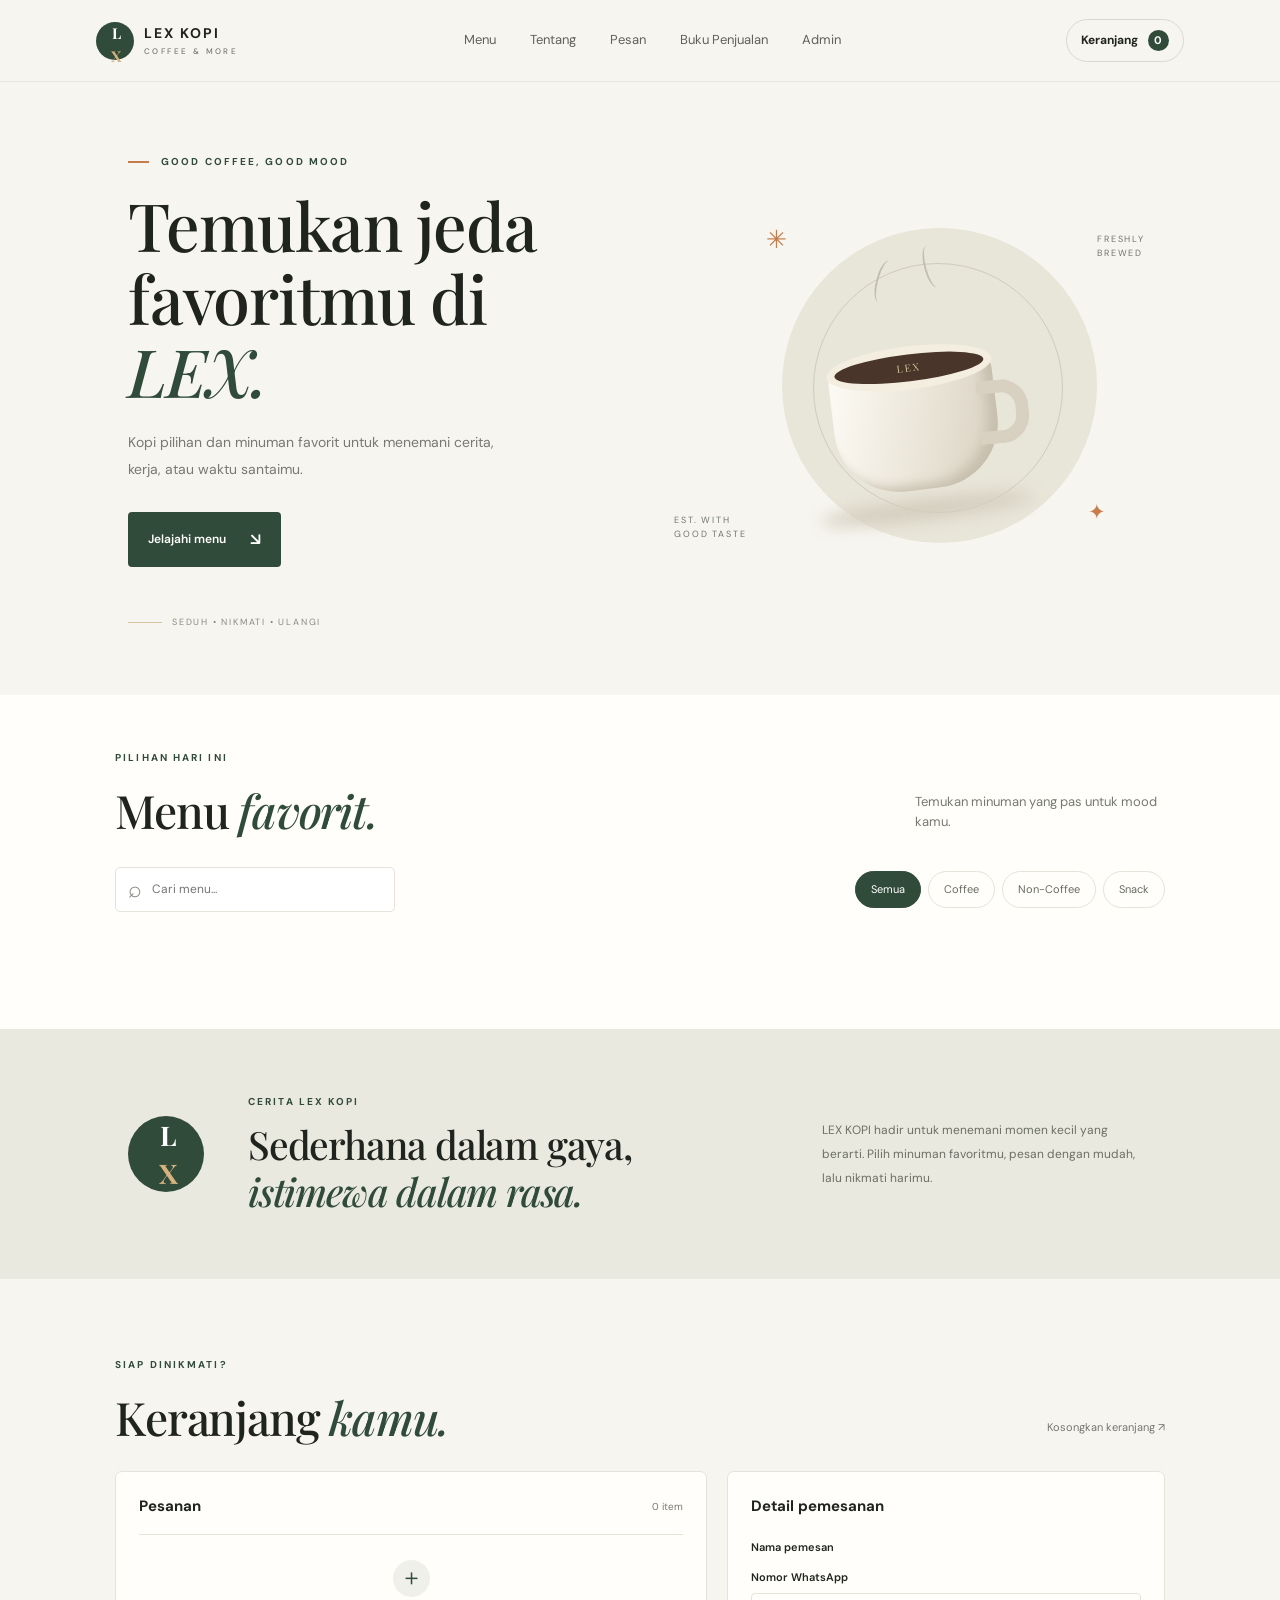
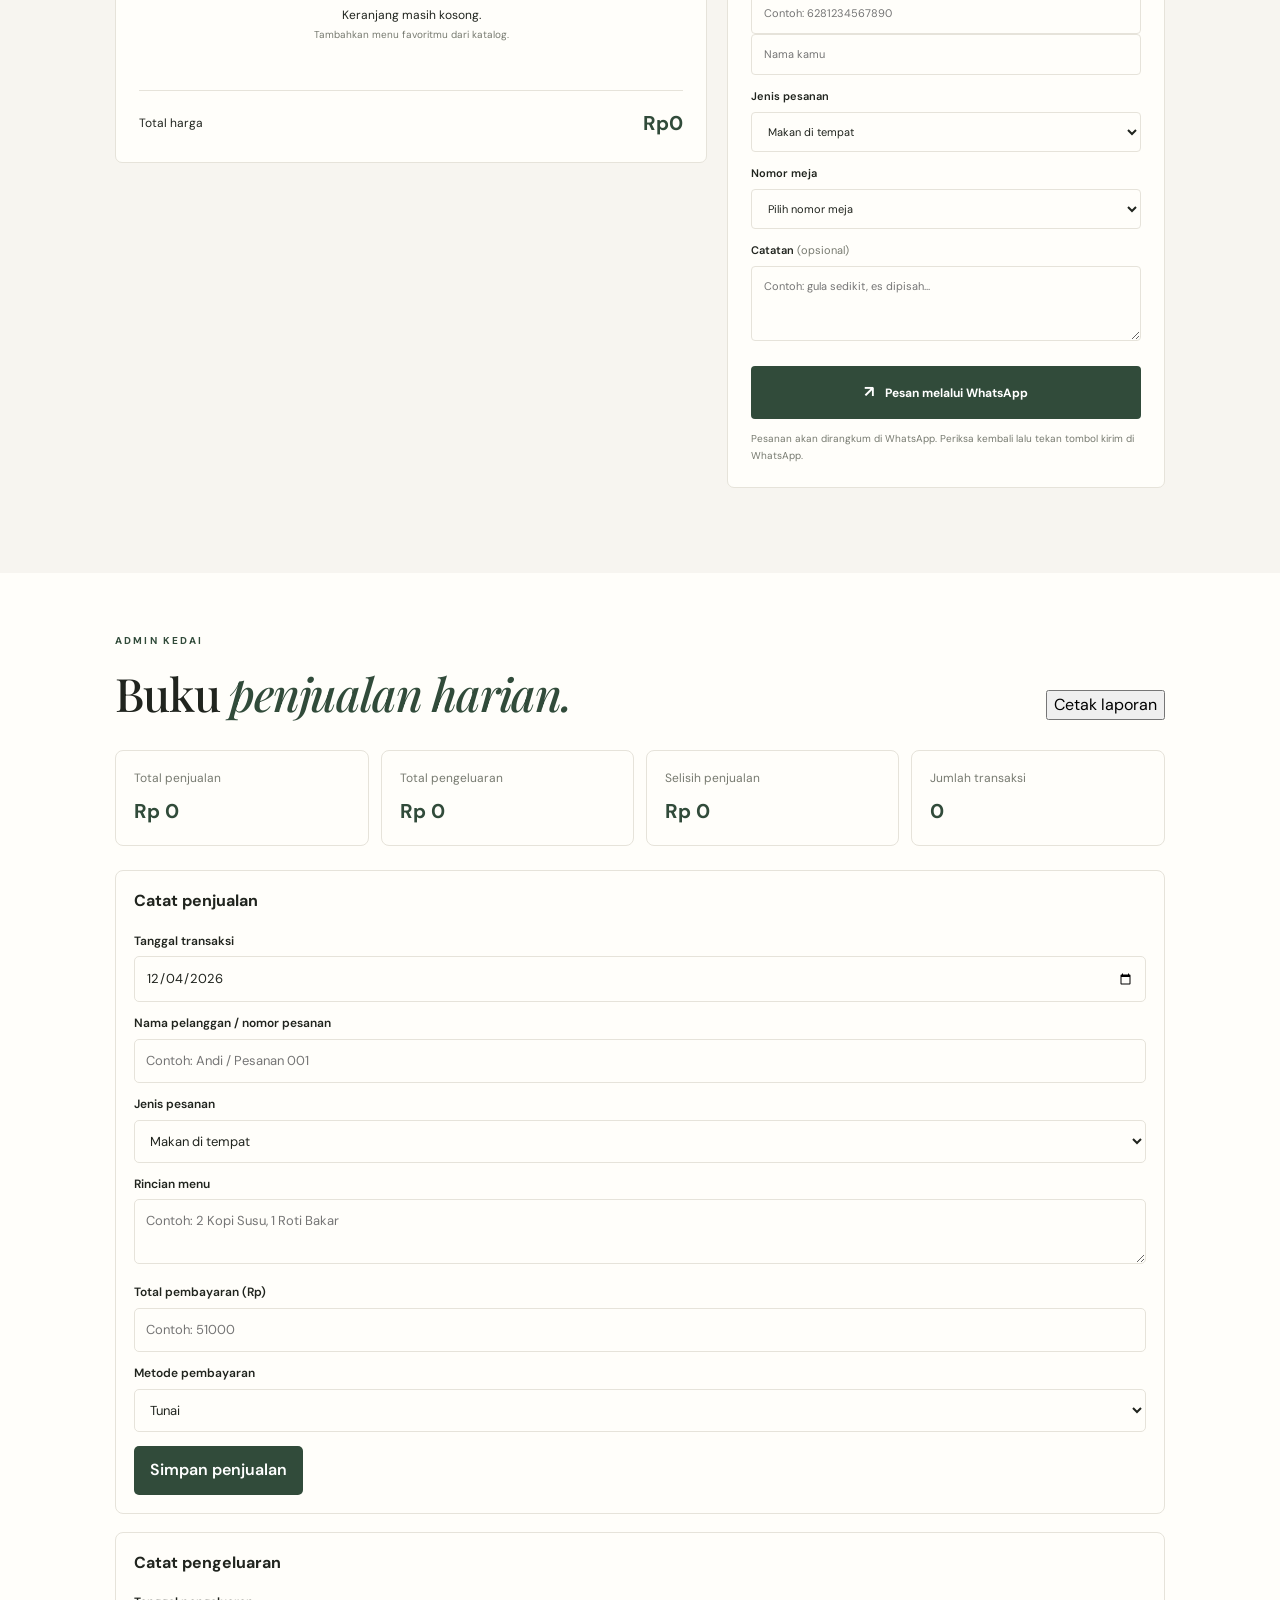
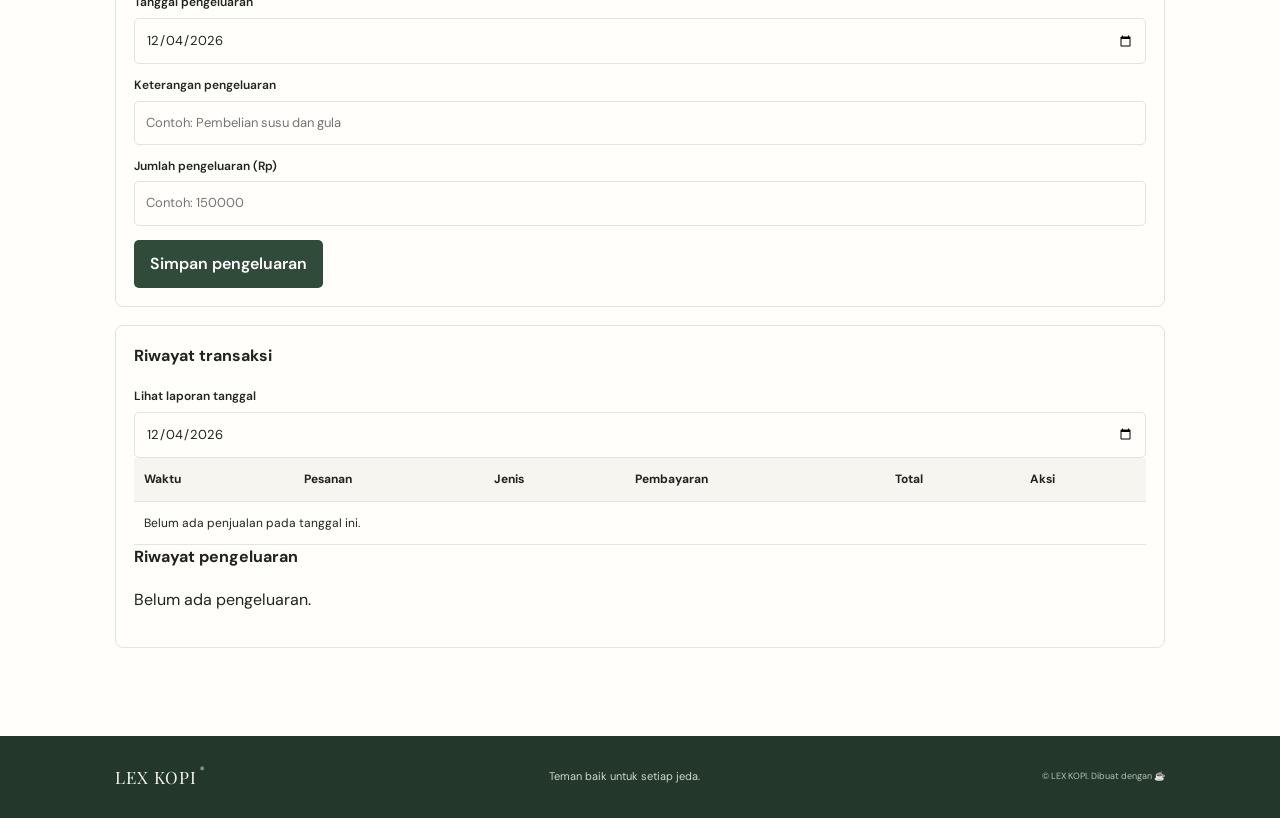
<file: index.html>
<!doctype html>
<html lang="id">
<head>
  <meta charset="utf-8">
  <meta name="viewport" content="width=device-width, initial-scale=1">
  <meta name="theme-color" content="#f7f5f0">
  <meta name="description" content="LEX KOPI — kopi favorit, suasana sederhana. Lihat menu dan pesan dengan mudah.">
  <title>LEX KOPI — Coffee & More</title>
  <link rel="stylesheet" href="style.css?v=4">
</head>
<body>
  <header class="site-header">
  <a class="brand" href="#" aria-label="LEX KOPI beranda">
    <span class="brand-mark">L<span>X</span></span>
    <span class="brand-name">LEX KOPI<small>COFFEE & MORE</small></span>
  </a>

  <nav aria-label="Navigasi utama">
    <a href="#menu">Menu</a>
    <a href="#tentang">Tentang</a>
    <a href="#pesan">Pesan</a>
    <a href="#laporan">Buku Penjualan</a>
    <a href="admin.html">Admin</a>
  </nav>

  <a class="header-cart" href="#pesan" aria-label="Lihat keranjang">
    Keranjang <span id="header-cart-count">0</span>
  </a>
</header>

  <main>
    <section class="hero">
      <div class="hero-copy">
        <p class="eyebrow"><span></span> GOOD COFFEE, GOOD MOOD</p>
        <h1>Temukan jeda<br>favoritmu di <em>LEX.</em></h1>
        <p class="hero-description">Kopi pilihan dan minuman favorit untuk menemani cerita, kerja, atau waktu santaimu.</p>
        <a class="primary-button" href="#menu">Jelajahi menu <span aria-hidden="true">↘</span></a>
        <div class="hero-note"><span class="note-line"></span> SEDUH • NIKMATI • ULANGI</div>
      </div>
      <div class="hero-art" aria-label="Ilustrasi secangkir kopi">
        <div class="art-circle circle-one"></div><div class="art-circle circle-two"></div>
        <div class="steam steam-one"></div><div class="steam steam-two"></div>
        <div class="coffee-cup"><div class="coffee-top"><span>LEX</span></div><div class="cup-body"></div><div class="cup-handle"></div><div class="cup-shadow"></div></div>
        <div class="art-label label-top">FRESHLY<br>BREWED</div>
        <div class="art-label label-bottom">EST. WITH<br>GOOD TASTE</div>
        <span class="art-star star-one">✳</span><span class="art-star star-two">✦</span>
      </div>
    </section>

    <section class="menu-section section-wrap" id="menu">
      <div class="section-heading">
        <div><p class="eyebrow">PILIHAN HARI INI</p><h2>Menu <em>favorit.</em></h2></div>
        <p>Temukan minuman yang pas untuk mood kamu.</p>
      </div>
      <div class="menu-tools">
        <label class="search-box"><span aria-hidden="true">⌕</span><input id="search-input" type="search" placeholder="Cari menu..." aria-label="Cari menu"></label>
        <div class="filter-list" id="filter-list" aria-label="Filter kategori">
          <button class="filter-button active" data-category="Semua">Semua</button>
          <button class="filter-button" data-category="Coffee">Coffee</button>
          <button class="filter-button" data-category="Non-Coffee">Non-Coffee</button>
          <button class="filter-button" data-category="Snack">Snack</button>
        </div>
      </div>
      <div class="product-grid" id="product-grid" aria-live="polite"></div>
      <p class="empty-state" id="empty-state" hidden>Menu tidak ditemukan. Coba kata kunci atau kategori lain.</p>
    </section>

    <section class="about-section" id="tentang">
      <div class="about-symbol">L<span>X</span></div>
      <div><p class="eyebrow">CERITA LEX KOPI</p><h2>Sederhana dalam gaya,<br><em>istimewa dalam rasa.</em></h2></div>
      <p class="about-copy">LEX KOPI hadir untuk menemani momen kecil yang berarti. Pilih minuman favoritmu, pesan dengan mudah, lalu nikmati harimu.</p>
    </section>

    <section class="order-section section-wrap" id="pesan">
      <div class="section-heading order-heading">
        <div><p class="eyebrow">SIAP DINIKMATI?</p><h2>Keranjang <em>kamu.</em></h2></div>
        <button class="text-button" id="clear-cart">Kosongkan keranjang ↗</button>
      </div>
      <div class="order-layout">
        <div class="cart-panel">
          <div class="panel-title"><h3>Pesanan</h3><span id="cart-count-label">0 item</span></div>
          <div id="cart-items" class="cart-items"><div class="cart-empty"><span>＋</span><p>Keranjang masih kosong.</p><small>Tambahkan menu favoritmu dari katalog.</small></div></div>
          <div class="total-row"><span>Total harga</span><strong id="cart-total">Rp0</strong></div>
        </div>
        <form class="checkout-panel" id="checkout-form">
          <h3>Detail pemesanan</h3>
          <label for="customer-name">Nama pemesan</label>
          <div class="form-group">
  <label for="customer-whatsapp">
    Nomor WhatsApp
  </label>
  <input
    type="tel"
    id="customer-whatsapp"
    name="customer-whatsapp"
    placeholder="Contoh: 6281234567890"
    required
    inputmode="numeric"
  >
</div>
          <input id="customer-name" name="customer-name" type="text" placeholder="Nama kamu" required maxlength="60">
         <label for="order-type">Jenis pesanan</label>
          <select id="order-type" name="order-type" required>
          <option value="Dine-in">Makan di tempat</option>
          <option value="Takeaway">Bungkus / Bawa Pulang</option>
        </select>

        <div id="table-number-group">
          <label for="table-number">Nomor meja</label>
          <select id="table-number" name="table-number">
            <option value="">Pilih nomor meja</option>
          </select>
        </div>
          <label for="order-notes">Catatan <span>(opsional)</span></label>
          <textarea id="order-notes" name="order-notes" rows="3" placeholder="Contoh: gula sedikit, es dipisah..."></textarea>
          <button class="whatsapp-button" type="submit"><span>↗</span> Pesan melalui WhatsApp</button>
          <p class="checkout-hint">Pesanan akan dirangkum di WhatsApp. Periksa kembali lalu tekan tombol kirim di WhatsApp.</p>
          <p class="config-warning" id="config-warning" hidden>Nomor WhatsApp belum diatur. Buka <code>script.js</code> dan ganti nomor contoh dengan nomor LEX KOPI.</p>
        </form>
      </div>
    </section>
  </main>
<section class="sales-section section-wrap" id="laporan">
  <div class="section-heading">
    <div>
      <p class="eyebrow">ADMIN KEDAI</p>
      <h2>Buku <em>penjualan harian.</em></h2>
    </div>
    <button type="button" onclick="window.print()">
      Cetak laporan
    </button>
  </div>

  <div class="sales-summary">
    <div class="sales-card">
      <span>Total penjualan</span>
      <strong id="sales-total">Rp0</strong>
    </div>
    <div class="sales-card">
      <span>Total pengeluaran</span>
      <strong id="expense-total">Rp0</strong>
    </div>
    <div class="sales-card">
      <span>Selisih penjualan</span>
      <strong id="sales-profit">Rp0</strong>
    </div>
    <div class="sales-card">
      <span>Jumlah transaksi</span>
      <strong id="sales-count">0</strong>
    </div>
  </div>

  <div class="sales-panel">
    <h3>Catat penjualan</h3>
    <form id="sales-form">
      <label for="sales-date">Tanggal transaksi</label>
      <input type="date" id="sales-date" required>

      <label for="sales-name">Nama pelanggan / nomor pesanan</label>
      <input id="sales-name" type="text"
        placeholder="Contoh: Andi / Pesanan 001" required>

      <label for="sales-type">Jenis pesanan</label>
      <select id="sales-type" required>
        <option value="Dine-in">Makan di tempat</option>
        <option value="Takeaway">Bungkus / Bawa pulang</option>
      </select>

      <label for="sales-description">Rincian menu</label>
      <textarea id="sales-description"
        placeholder="Contoh: 2 Kopi Susu, 1 Roti Bakar"
        required></textarea>

      <label for="sales-amount">Total pembayaran (Rp)</label>
      <input id="sales-amount" type="number"
        min="1" step="1" placeholder="Contoh: 51000" required>

      <label for="sales-payment">Metode pembayaran</label>
      <select id="sales-payment" required>
        <option value="Tunai">Tunai</option>
        <option value="QRIS">QRIS</option>
        <option value="Transfer">Transfer</option>
        <option value="Lainnya">Lainnya</option>
      </select>

      <button type="submit">Simpan penjualan</button>
    </form>
  </div>

  <div class="sales-panel">
    <h3>Catat pengeluaran</h3>
    <form id="expense-form">
      <label for="expense-date">Tanggal pengeluaran</label>
      <input type="date" id="expense-date" required>

      <label for="expense-description">Keterangan pengeluaran</label>
      <input id="expense-description" type="text"
        placeholder="Contoh: Pembelian susu dan gula" required>

      <label for="expense-amount">Jumlah pengeluaran (Rp)</label>
      <input id="expense-amount" type="number"
        min="1" step="1" placeholder="Contoh: 150000" required>

      <button type="submit">Simpan pengeluaran</button>
    </form>
  </div>

  <div class="sales-panel">
    <h3>Riwayat transaksi</h3>
    <label for="sales-filter-date">Lihat laporan tanggal</label>
    <input type="date" id="sales-filter-date">

    <div class="sales-table-wrap">
      <table class="sales-table">
        <thead>
          <tr>
            <th>Waktu</th>
            <th>Pesanan</th>
            <th>Jenis</th>
            <th>Pembayaran</th>
            <th>Total</th>
            <th>Aksi</th>
          </tr>
        </thead>
        <tbody id="sales-history"></tbody>
      </table>
    </div>

    <h3>Riwayat pengeluaran</h3>
    <div id="expense-history"></div>
  </div>
</section>
  <footer class="site-footer">
    <a class="footer-brand" href="#">LEX KOPI<span>®</span></a>
    <p>Teman baik untuk setiap jeda.</p>
    <small>© <span id="current-year"></span> LEX KOPI. Dibuat dengan ☕</small>
  </footer>
 <script type="module" src="script.js"></script>
<script src="sales.js"></script>
</body>
</html>
</file>
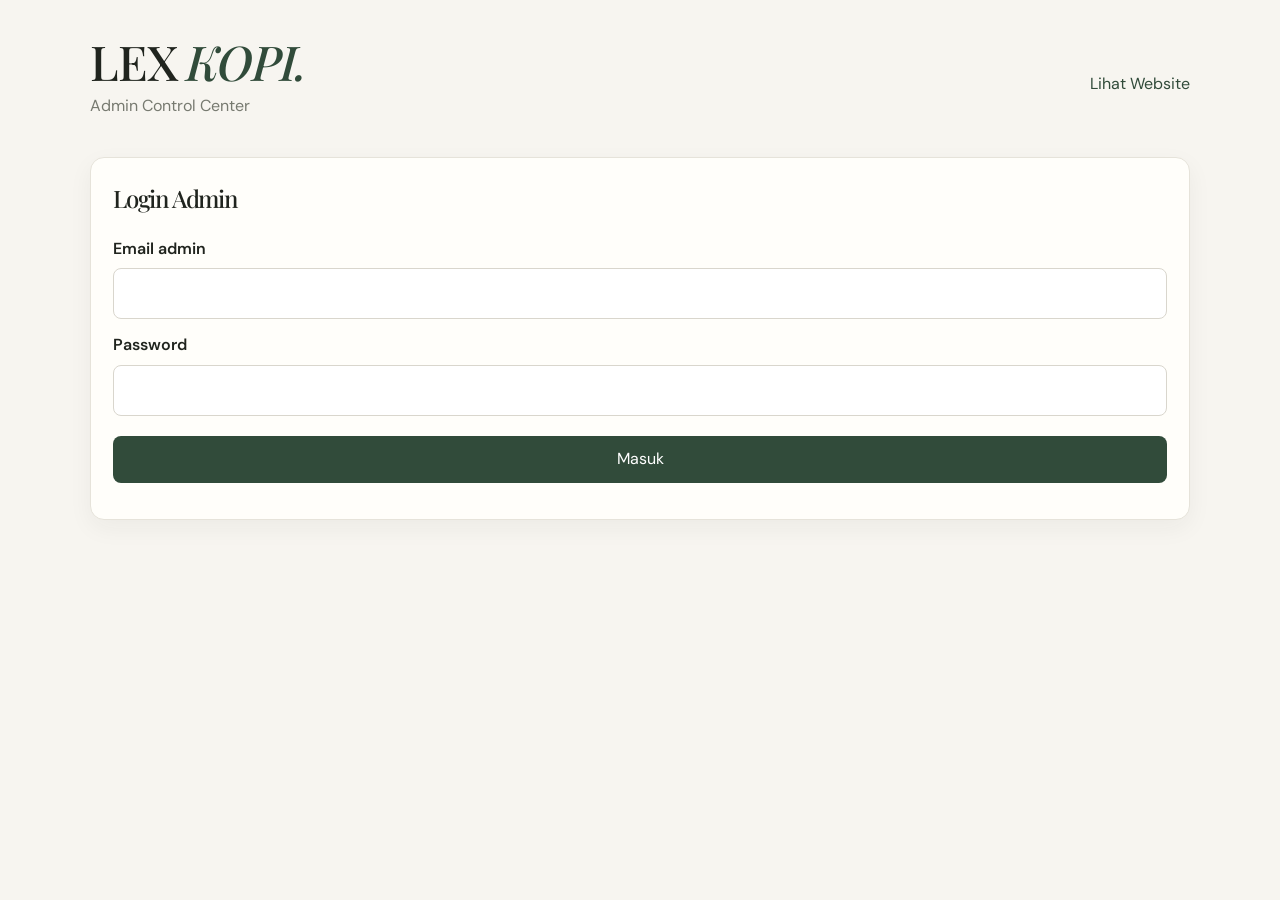
<file: admin.html>
<!DOCTYPE html>
<html lang="id">
<head>
  <meta charset="UTF-8">
  <meta name="viewport" content="width=device-width, initial-scale=1">
  <title>Admin | LEX KOPI</title>

  <link rel="stylesheet" href="style.css">
  <link rel="stylesheet" href="admin.css">
</head>
<body class="admin-page">

  <main class="admin-container">
    <header class="admin-header">
      <div>
        <h1>LEX <em>KOPI.</em></h1>
        <p>Admin Control Center</p>
      </div>
      <a href="index.html" class="back-link">Lihat Website</a>
    </header>

    <section id="admin-login" class="admin-panel">
      <h2>Login Admin</h2>
      <form id="login-form">
        <label>Email admin</label>
        <input id="admin-email" type="email" required>

        <label>Password</label>
        <input id="admin-password" type="password" required>

        <button type="submit" class="primary-btn">Masuk</button>
        <p id="login-message"></p>
      </form>
    </section>

    <section id="admin-dashboard" hidden>
      <div class="dashboard-heading">
        <div>
          <h2>Dashboard</h2>
          <p>Selamat datang di pengelolaan LEX KOPI.</p>
        </div>
        <button id="admin-logout" class="logout-btn">Keluar</button>
      </div>

      <nav class="admin-nav">
        <button class="nav-btn active" data-page="overview">Ringkasan</button>
        <button class="nav-btn" data-page="products">Produk</button>
        <button class="nav-btn" data-page="orders">Pesanan</button>
      </nav>

      <section id="page-overview" class="admin-page-section">
        <div class="stats-grid">
          <article class="stat-card">
            <span>Total Produk</span>
            <strong id="stat-products">0</strong>
          </article>
          <article class="stat-card">
            <span>Total Pesanan</span>
            <strong id="stat-orders">0</strong>
          </article>
          <article class="stat-card">
            <span>Pesanan Menunggu</span>
            <strong id="stat-pending">0</strong>
          </article>
          <article class="stat-card">
            <span>Omzet Selesai</span>
            <strong id="stat-revenue">Rp0</strong>
          </article>
        </div>
      </section>

      <section id="page-products" class="admin-page-section" hidden>
        <div class="section-heading">
          <div>
            <h2>Kelola Produk</h2>
            <p>Tambah dan atur menu LEX KOPI.</p>
          </div>
        </div>

        <form id="product-form" class="admin-panel">
          <h3 id="product-form-title">Tambah Produk</h3>
          <input type="hidden" id="product-id">

          <label>Nama Produk</label>
          <input id="product-name" required>

          <label>Harga (Rp)</label>
          <input id="product-price" type="number" min="0" required>

          <label>Kategori</label>
          <input id="product-category" required placeholder="Coffee / Non-coffee / Snack">

          <label>Stok</label>
          <input id="product-stock" type="number" min="0" step="1" required>

          <label>URL Gambar</label>
          <input id="product-image" type="url" placeholder="https://..." required>

          <label>Deskripsi</label>
          <textarea id="product-description" rows="3"></textarea>

          <div class="form-actions">
            <button type="submit" class="primary-btn" id="save-product">
              Simpan Produk
            </button>
            <button type="button" id="cancel-edit" class="secondary-btn" hidden>
              Batal
            </button>
          </div>
          <p id="product-message"></p>
        </form>

        <div class="admin-panel">
          <h3>Daftar Produk</h3>
          <div class="table-wrap">
            <table>
              <thead>
                <tr>
                  <th>Produk</th>
                  <th>Harga</th>
                  <th>Kategori</th>
                  <th>Stok</th>
                  <th>Aksi</th>
                </tr>
              </thead>
              <tbody id="product-list"></tbody>
            </table>
          </div>
        </div>
      </section>

      <section id="page-orders" class="admin-page-section" hidden>
        <div class="section-heading">
          <div>
            <h2>Pesanan Pelanggan</h2>
            <p>Periksa transaksi yang masuk.</p>
          </div>
          <button id="refresh-orders" class="secondary-btn">Muat ulang</button>
        </div>

        <div class="admin-panel">
          <div class="table-wrap">
            <table>
              <thead>
                <tr>
                  <th>ID</th>
                  <th>Pelanggan</th>
                  <th>Total</th>
                  <th>Status</th>
                  <th>Waktu</th>
                  <th>Detail</th>
                </tr>
              </thead>
              <tbody id="order-list"></tbody>
            </table>
          </div>
          <p id="order-message"></p>
        </div>
      </section>
    </section>
  </main>

  <script type="module" src="admin.js"></script>
</body>
</html>
</file>
<file: style.css>
@import url('https://fonts.googleapis.com/css2?family=DM+Sans:wght@400;500;600;700&family=Playfair+Display:ital,wght@0,500;0,600;0,700;1,500;1,600&display=swap');

:root{--paper:#f7f5f0;--white:#fffefa;--ink:#20241e;--muted:#777a70;--green:#314b3a;--green-dark:#23382b;--line:#e6e3da;--tan:#d9c4a0;--accent:#c77d4b;--shadow:0 12px 34px rgba(37,44,34,.07)}
*{box-sizing:border-box}
html{scroll-behavior:smooth;scroll-padding-top:90px}
body{margin:0;background:var(--paper);color:var(--ink);font-family:'DM Sans',Arial,sans-serif;line-height:1.55}
a{color:inherit;text-decoration:none}
button,input,select,textarea{font:inherit}
button{cursor:pointer}
.site-header{height:82px;display:flex;align-items:center;justify-content:space-between;padding:0 7.5%;background:rgba(247,245,240,.94);border-bottom:1px solid rgba(32,36,30,.07);position:sticky;top:0;z-index:10;backdrop-filter:blur(12px)}
.brand{display:flex;align-items:center;gap:10px}
.brand-mark{width:38px;height:38px;display:grid;place-items:center;background:var(--green);color:#fffefa;border-radius:50%;font-family:'Playfair Display',serif;font-weight:700;font-size:15px;letter-spacing:-2px}
.brand-mark span,.about-symbol span{color:#d5b27e}
.brand-name{font-weight:700;font-size:14px;letter-spacing:2px;line-height:1.2}
.brand-name small{display:block;font-size:8px;font-weight:500;letter-spacing:2.4px;color:var(--muted);margin-top:5px}
.site-header nav{display:flex;gap:34px;font-size:13px;color:#5e6258}
.site-header nav a:hover,.text-button:hover{color:var(--accent)}
.header-cart{font-size:12px;font-weight:700;border:1px solid #d8d8cd;border-radius:30px;padding:10px 14px}
.header-cart span{display:inline-grid;place-items:center;min-width:21px;height:21px;margin-left:7px;background:var(--green);color:white;border-radius:50%;font-size:11px}
.hero{min-height:570px;padding:72px 9% 65px 10%;display:grid;grid-template-columns:1fr 1fr;align-items:center;gap:35px;overflow:hidden}
.hero-copy{max-width:500px;position:relative;z-index:1}
.eyebrow{font-size:10px;font-weight:700;letter-spacing:2.1px;color:var(--green);margin:0 0 18px}
.eyebrow span{display:inline-block;width:21px;height:2px;background:var(--accent);vertical-align:middle;margin-right:8px}
h1,h2,h3,p{margin-top:0}
h1,h2{font-family:'Playfair Display',Georgia,serif;font-weight:500;letter-spacing:-1.2px}
h1{font-size:clamp(43px,5.2vw,70px);line-height:1.1;margin-bottom:22px}
h1 em,h2 em{font-weight:500;color:var(--green)}
.hero-description{max-width:390px;color:var(--muted);font-size:14px;line-height:1.9;margin-bottom:30px}
.primary-button{display:inline-flex;align-items:center;gap:24px;background:var(--green);color:white;border-radius:4px;padding:14px 20px;font-size:12px;font-weight:600;transition:background .2s,transform .2s}
.primary-button:hover,.whatsapp-button:hover{background:var(--green-dark);transform:translateY(-1px)}
.primary-button span{font-size:17px}
.hero-note{display:flex;align-items:center;gap:10px;font-size:9px;letter-spacing:1.8px;color:#888b80;margin-top:49px}
.note-line{height:1px;width:34px;background:var(--tan)}
.hero-art{height:390px;max-width:480px;width:100%;justify-self:center;position:relative;display:grid;place-items:center}
.art-circle{position:absolute;border-radius:50%}
.circle-one{width:315px;height:315px;background:#e8e5d9;right:12%;top:8%}
.circle-two{width:250px;height:250px;border:1px solid #cfcbbd;right:19%;top:17%}
.coffee-cup{position:relative;width:190px;height:205px;z-index:2;transform:rotate(-7deg);margin-top:35px}
.cup-body{position:absolute;left:13px;top:57px;width:164px;height:126px;background:linear-gradient(105deg,#fdfbf5 0%,#e9e3d6 58%,#d7cfbf 100%);border-radius:13px 13px 65px 65px;box-shadow:inset -10px -5px 12px #c7bfae}
.coffee-top{position:absolute;z-index:3;left:12px;top:39px;width:166px;height:43px;border-radius:50%;background:#493529;border:8px solid #f4eee1;display:grid;place-items:center;color:#d9c4a0;font-family:'Playfair Display',serif;font-size:10px;letter-spacing:2px}
.cup-handle{position:absolute;right:-19px;top:83px;width:51px;height:64px;border:13px solid #d8d0c1;border-left:0;border-radius:0 28px 28px 0;transform:rotate(2deg)}
.cup-shadow{position:absolute;bottom:-8px;left:-12px;width:215px;height:20px;background:#d3cdbd;border-radius:50%;filter:blur(8px);z-index:-1}
.steam{position:absolute;z-index:4;width:16px;height:43px;border-left:2px solid #b8b5a9;border-radius:50%;top:63px;opacity:.8}
.steam-one{left:42%;transform:rotate(15deg)}.steam-two{left:52%;top:48px;transform:rotate(-15deg)}
.art-label{position:absolute;font-size:9px;letter-spacing:1.8px;line-height:1.6;color:#70786b}
.label-top{right:2%;top:35px}.label-bottom{left:0;bottom:45px}
.art-star{position:absolute;color:var(--accent)}.star-one{top:24px;left:19%;font-size:25px}.star-two{bottom:58px;right:10%;font-size:21px}
.section-wrap{padding-left:9%;padding-right:9%}
.menu-section{padding-top:55px;padding-bottom:90px;background:var(--white)}
.section-heading{display:flex;align-items:end;justify-content:space-between;gap:25px;margin-bottom:30px}
.section-heading h2,.about-section h2{font-size:clamp(32px,4vw,46px);line-height:1.18;margin-bottom:0}
.section-heading>p{font-size:13px;color:var(--muted);max-width:250px;margin-bottom:5px}
.menu-tools{display:flex;justify-content:space-between;align-items:center;gap:20px;margin-bottom:27px}
.search-box{width:min(280px,100%);display:flex;align-items:center;gap:10px;border:1px solid var(--line);background:white;border-radius:5px;padding:0 12px;color:#818579}
.search-box>span{font-size:23px}
.search-box input{border:0;outline:0;background:transparent;width:100%;padding:12px 0;font-size:12px;color:var(--ink)}
.filter-list{display:flex;flex-wrap:wrap;gap:7px}
.filter-button{border:1px solid var(--line);border-radius:30px;background:transparent;color:#686c61;padding:9px 15px;font-size:11px;transition:all .2s}
.filter-button:hover,.filter-button.active{background:var(--green);border-color:var(--green);color:white}
.product-grid{display:grid;grid-template-columns:repeat(4,minmax(0,1fr));gap:17px}
.product-card{border:1px solid #eeece5;background:var(--white);border-radius:7px;overflow:hidden;transition:transform .2s,box-shadow .2s}
.product-card:hover{transform:translateY(-4px);box-shadow:var(--shadow)}
.product-visual {
    width: 100%;
    height: 280px;
    position: relative;
    overflow: hidden;
    background: var(--visual-bg, #eece3);
    border-radius: o;
}

.product-visual img {
    width: 100%;
    height: 100%;
    object-fit: cover;
    object-position: center;
    display: block;
}
.drink-art{width:94px;height:112px;position:relative;filter:drop-shadow(0 9px 7px rgba(34,34,24,.13))}
.drink-cup{position:absolute;left:16px;top:25px;width:62px;height:78px;border-radius:7px 7px 23px 23px;background:var(--drink,#9a694a);border:4px solid rgba(255,255,255,.72);overflow:hidden}
.drink-cup:before{content:"";position:absolute;top:0;left:0;right:0;height:12px;background:rgba(255,255,255,.5);border-bottom:2px solid rgba(80,60,40,.12)}
.drink-cup:after{content:"LEX";position:absolute;left:0;right:0;top:35px;text-align:center;color:rgba(255,255,255,.9);font-family:'Playfair Display',serif;font-size:10px;letter-spacing:1px}
.drink-lid{position:absolute;z-index:2;left:12px;top:20px;width:70px;height:12px;border-radius:50%;background:#f8f6ee;border:2px solid rgba(70,70,60,.13)}
.drink-straw{position:absolute;z-index:3;width:5px;height:36px;background:var(--straw,#efe7d5);top:-7px;left:59px;transform:rotate(8deg);border-radius:3px}
.drink-shadow{position:absolute;bottom:0;left:0;width:100%;height:12px;background:rgba(51,47,36,.09);filter:blur(5px);border-radius:50%}
.product-category{position:absolute;top:11px;left:11px;border-radius:3px;background:rgba(255,254,250,.8);padding:5px 8px;font-size:8px;letter-spacing:1px;color:var(--green);font-weight:700}
.product-info{padding:14px 14px 15px}
.product-info h3{font-size:14px;margin-bottom:5px;font-weight:700}
.product-info p{font-size:10px;line-height:1.6;color:var(--muted);min-height:32px;margin-bottom:13px}
.product-bottom{display:flex;align-items:center;justify-content:space-between;gap:8px}
.product-price{font-size:13px;font-weight:700;color:var(--green)}
.add-button{width:31px;height:31px;border:0;border-radius:50%;background:#edf0e9;color:var(--green);font-size:21px;line-height:1;transition:all .2s}
.add-button:hover{background:var(--green);color:white}
.empty-state{text-align:center;color:var(--muted);padding:45px 10px}
.about-section{padding:65px 10%;display:grid;grid-template-columns:90px 1fr 1fr;align-items:center;gap:30px;background:#eae9df}
.about-symbol{width:76px;height:76px;border-radius:50%;display:grid;place-items:center;background:var(--green);color:#fff;font:700 27px 'Playfair Display',serif;letter-spacing:-4px}
.about-section .eyebrow{margin-bottom:12px}
.about-section h2{font-size:clamp(27px,3.3vw,39px)}
.about-copy{font-size:12px;line-height:2;color:#6b6f64;max-width:330px;margin:0;justify-self:end}
.order-section{padding-top:78px;padding-bottom:85px}
.order-heading{margin-bottom:27px}
.text-button{border:0;background:transparent;color:#74776c;font-size:11px;padding:8px 0}
.order-layout{display:grid;grid-template-columns:1.15fr .85fr;gap:20px;align-items:start}
.cart-panel,.checkout-panel{background:var(--white);border:1px solid var(--line);border-radius:7px;padding:23px}
.panel-title{display:flex;justify-content:space-between;align-items:center;border-bottom:1px solid var(--line);padding-bottom:15px}
.panel-title h3,.checkout-panel h3{font-size:15px;margin:0}
.panel-title span{font-size:10px;color:var(--muted)}
.cart-items{min-height:155px}
.cart-empty{display:flex;flex-direction:column;align-items:center;justify-content:center;text-align:center;padding:25px 5px;color:var(--muted)}
.cart-empty>span{display:grid;place-items:center;width:37px;height:37px;background:#eff0e9;border-radius:50%;font-size:23px;color:var(--green);margin-bottom:9px}
.cart-empty p{font-size:12px;margin-bottom:3px;color:var(--ink)}
.cart-empty small{font-size:10px}
.cart-row{display:grid;grid-template-columns:1fr auto;gap:10px;padding:14px 0;border-bottom:1px solid #eeece5}
.cart-row-name{font-size:12px;font-weight:700;margin-bottom:4px}
.cart-row-price{font-size:11px;color:var(--muted)}
.quantity-control{display:flex;align-items:center;gap:10px;align-self:center}
.quantity-control button{width:25px;height:25px;border:1px solid var(--line);background:white;border-radius:50%;color:var(--green);font-size:15px}
.quantity-control span{font-size:11px;min-width:9px;text-align:center}
.total-row{border-top:1px solid var(--line);padding-top:17px;display:flex;justify-content:space-between;align-items:center;font-size:12px}
.total-row strong{font-size:20px;color:var(--green)}
.checkout-panel h3{margin-bottom:20px}
.checkout-panel label{display:block;font-size:11px;font-weight:600;margin:13px 0 7px}
.checkout-panel label span{font-weight:400;color:var(--muted)}
.checkout-panel input,.checkout-panel select,.checkout-panel textarea{width:100%;border:1px solid var(--line);border-radius:4px;background:#fffefa;padding:11px 12px;font-size:11px;outline:none;color:var(--ink)}
.checkout-panel input:focus,.checkout-panel select:focus,.checkout-panel textarea:focus{border-color:#8b9a87}
.checkout-panel textarea{resize:vertical}
.whatsapp-button{width:100%;border:0;border-radius:4px;background:var(--green);color:white;padding:14px 12px;font-size:12px;font-weight:700;margin-top:17px;transition:all .2s}
.whatsapp-button span{margin-right:8px;font-size:16px}
.checkout-hint{font-size:10px;color:var(--muted);line-height:1.7;margin:11px 0 0}
.config-warning{font-size:10px;line-height:1.6;color:#92562d;background:#fbefe3;padding:10px;border-radius:4px;margin:12px 0 0}
.site-footer{padding:28px 9%;display:flex;align-items:center;justify-content:space-between;gap:15px;background:var(--green-dark);color:#f7f5f0}
.footer-brand{font-family:'Playfair Display',serif;font-size:17px;letter-spacing:1px}.footer-brand span{font:9px 'DM Sans',sans-serif;vertical-align:top;margin-left:3px}
.site-footer p{margin:0;color:#d0d7cd;font-size:11px}.site-footer small{font-size:9px;color:#b6c1b5}
@media(max-width:900px){.site-header{padding:0 5%}.hero{padding-left:6%;padding-right:6%;min-height:500px}.hero-art{transform:scale(.88)}.section-wrap{padding-left:6%;padding-right:6%}.product-grid{grid-template-columns:repeat(2,minmax(0,1fr))}.product-visual{height:190px}.about-section{padding-left:6%;padding-right:6%;grid-template-columns:70px 1fr;gap:22px}.about-symbol{width:65px;height:65px}.about-copy{grid-column:2;justify-self:start}.order-layout{grid-template-columns:1fr 1fr}}
@media(max-width:620px){.site-header{height:70px;padding:0 5%}.site-header nav {
  display: flex;
  align-items: center;
  gap: 10px;
  font-size: 10px;
  flex-wrap: nowrap;
}

.site-header nav a {
  white-space: nowrap;
}.brand-mark{width:33px;height:33px}.brand-name{font-size:12px}.brand-name small{font-size:7px}.header-cart{font-size:0;padding:6px}.header-cart span{font-size:10px;margin:0}.hero{grid-template-columns:1fr;padding:56px 7% 35px;gap:0}.hero-copy{max-width:none}.hero-description{font-size:13px}.hero-note{margin-top:30px}.hero-art{height:285px;max-width:360px;transform:none;margin-top:10px}.circle-one{width:235px;height:235px;right:15%;top:5%}.circle-two{width:190px;height:190px;right:21%;top:13%}.coffee-cup{transform:scale(.78) rotate(-7deg);margin-top:20px}.steam-one{top:25px}.steam-two{top:10px}.label-top{right:0;top:28px}.label-bottom{left:0;bottom:25px}.section-wrap{padding-left:6%;padding-right:6%}.menu-section{padding-top:45px;padding-bottom:60px}.section-heading{align-items:start;flex-direction:column;gap:12px}.section-heading>p{margin:0}.menu-tools{align-items:stretch;flex-direction:column}.search-box{width:100%}.filter-list{gap:6px}.filter-button{padding:8px 12px}.product-grid{gap:10px}.product-visual{height:145px}.product-info{padding:11px}.product-info h3{font-size:12px}.product-info p{font-size:10px;min-height:45px}.product-price{font-size:12px}.about-section{padding:43px 7%;grid-template-columns:53px 1fr;gap:16px}.about-symbol{width:52px;height:52px;font-size:21px}.about-section h2{font-size:27px}.about-copy{grid-column:1/-1;font-size:12px;margin-top:3px}.order-section{padding-top:55px;padding-bottom:60px}.order-heading{flex-direction:row;align-items:center}.order-heading h2{font-size:31px}.text-button{max-width:100px;text-align:right;line-height:1.5}.order-layout{grid-template-columns:1fr;gap:14px}.cart-panel,.checkout-panel{padding:18px}.site-footer{padding:25px 6%;flex-wrap:wrap}.site-footer p{order:3;flex-basis:100%}.site-footer small{font-size:8px}}
@media(prefers-reduced-motion:reduce){html{scroll-behavior:auto}*,*:before,*:after{transition:none!important}}
@media (max-width: 900px) {
    .product-visual {
        height: 230px;
    }
}

@media (max-width: 620px) {
    .product-visual {
        height: 190px;
    }
}
#table-number-group[hidden] {
  display: none !important;
}

#table-number-group {
  margin-top: 13px;
}

#table-number-group label {
  display: block;
  font-size: 11px;
  font-weight: 600;
  margin: 13px 0 7px;
}

#table-number {
  width: 100%;
  border: 1px solid var(--line);
  border-radius: 4px;
  background: var(--white);
  padding: 11px 12px;
  font: inherit;
  font-size: 11px;
  color: var(--ink);
}
    .sales-section {
  padding-top: 60px;
  padding-bottom: 70px;
  background: var(--white);
}

.sales-summary {
  display: grid;
  grid-template-columns: repeat(4, minmax(0, 1fr));
  gap: 12px;
  margin-bottom: 24px;
}

.sales-card,
.sales-panel {
  background: var(--white);
  border: 1px solid var(--line);
  border-radius: 8px;
  padding: 18px;
}

.sales-card span {
  display: block;
  color: var(--muted);
  font-size: 12px;
  margin-bottom: 8px;
}

.sales-card strong {
  color: var(--green);
  font-size: 20px;
  overflow-wrap: anywhere;
}

.sales-panel {
  margin-bottom: 18px;
  overflow: hidden;
}

.sales-panel h3 {
  font-size: 16px;
  margin-bottom: 18px;
}

.sales-panel label {
  display: block;
  font-size: 12px;
  font-weight: 600;
  margin: 12px 0 6px;
}

.sales-panel input,
.sales-panel select,
.sales-panel textarea {
  width: 100%;
  min-width: 0;
  padding: 11px;
  border: 1px solid var(--line);
  border-radius: 5px;
  background: var(--white);
  color: var(--ink);
  font: inherit;
  font-size: 13px;
}

.sales-panel button {
  margin-top: 14px;
  padding: 12px 16px;
  border: 0;
  border-radius: 5px;
  background: var(--green);
  color: white;
  font-weight: 600;
}

.sales-table-wrap {
  width: 100%;
  overflow-x: auto;
}

.sales-table {
  width: 100%;
  border-collapse: collapse;
  font-size: 12px;
}

.sales-table th,
.sales-table td {
  padding: 12px 10px;
  border-bottom: 1px solid var(--line);
  text-align: left;
  white-space: nowrap;
}

.sales-table th {
  background: var(--paper);
}

.expense-row {
  display: flex;
  justify-content: space-between;
  gap: 12px;
  padding: 12px 0;
  border-bottom: 1px solid var(--line);
  font-size: 12px;
}

@media (max-width: 700px) {
  .sales-summary {
    grid-template-columns: repeat(2, minmax(0, 1fr));
  }

  .sales-card {
    padding: 13px;
  }

  .sales-card strong {
    font-size: 17px;
  }
}

@media print {
  .site-header,
  .site-footer,
  .hero,
  .menu-section,
  .about-section,
  .order-section,
  .sales-panel form,
  #sales-filter-date,
  .sales-panel button {
    display: none !important;
  }

  .sales-section {
    display: block;
    padding: 0;
  }

  .sales-panel,
  .sales-card {
    break-inside: avoid;
  }

  .sales-summary {
    grid-template-columns: repeat(2, 1fr);
  }
}
/* HEADER MOBILE LEX KOPI */
@media screen and (max-width: 620px) {

  .site-header {
    display: grid;
    grid-template-columns: 1fr auto;
    grid-template-areas:
      "brand cart"
      "nav nav";
    height: auto;
    min-height: 110px;
    padding: 12px 5%;
    row-gap: 12px;
    align-items: center;
  }

  .brand {
    grid-area: brand;
    display: flex;
    align-items: center;
    gap: 8px;
  }

  .header-cart {
    grid-area: cart;
    justify-self: end;
    font-size: 11px;
    padding: 7px 10px;
  }

  .site-header nav {
    grid-area: nav;
    display: flex;
    justify-content: flex-start;
    align-items: center;
    gap: 22px;
    width: 100%;
    overflow-x: auto;
    white-space: nowrap;
    scrollbar-width: none;
    padding-bottom: 4px;
  }

  .site-header nav::-webkit-scrollbar {
    display: none;
  }

  .site-header nav a {
    flex-shrink: 0;
    font-size: 11px;
  }
}
</file>
<file: admin.css>
.admin-page {
  background: #f7f5f0;
  color: #20241e;
  font-family: "DM Sans", sans-serif;
}

.admin-container {
  width: min(1100px, 94%);
  margin: 35px auto;
}

.admin-header,
.dashboard-heading,
.section-heading {
  display: flex;
  justify-content: space-between;
  align-items: center;
  gap: 16px;
}

.admin-header h1 {
  font-family: "Playfair Display", serif;
  font-size: clamp(30px, 5vw, 48px);
  margin: 0;
}

.admin-header h1 em {
  color: #314b3a;
}

.admin-header p,
.dashboard-heading p,
.section-heading p {
  color: #777a70;
  margin-top: 6px;
}

.back-link {
  color: #314b3a;
  text-decoration: none;
}

.admin-panel,
.stat-card {
  background: #fffefa;
  border: 1px solid #e6e3da;
  border-radius: 14px;
  padding: 22px;
  margin-top: 22px;
  box-shadow: 0 8px 24px rgba(37,44,34,.05);
}

.admin-panel h2,
.admin-panel h3 {
  font-family: "Playfair Display", serif;
}

.admin-panel label {
  display: block;
  margin: 14px 0 7px;
  font-weight: 600;
}

.admin-panel input,
.admin-panel textarea {
  width: 100%;
  box-sizing: border-box;
  padding: 12px;
  border: 1px solid #d9d6cd;
  border-radius: 8px;
  background: white;
  font: inherit;
}

.primary-btn,
.secondary-btn,
.logout-btn,
.nav-btn {
  border: 0;
  border-radius: 8px;
  padding: 11px 16px;
  font: inherit;
  cursor: pointer;
}

.primary-btn {
  background: #314b3a;
  color: white;
}

.secondary-btn {
  background: #eeeae1;
  color: #20241e;
}

.logout-btn {
  background: #f6e5e2;
  color: #a33c32;
}

.form-actions {
  display: flex;
  gap: 10px;
  margin-top: 18px;
}

#login-form .primary-btn {
  width: 100%;
  margin-top: 20px;
}

.admin-nav {
  display: flex;
  gap: 8px;
  overflow-x: auto;
  margin: 25px 0;
}

.nav-btn {
  background: #eae7de;
  white-space: nowrap;
}

.nav-btn.active {
  background: #314b3a;
  color: white;
}

.stats-grid {
  display: grid;
  grid-template-columns: repeat(4, 1fr);
  gap: 15px;
}

.stat-card span {
  color: #777a70;
  font-size: 14px;
}

.stat-card strong {
  display: block;
  margin-top: 12px;
  font-size: 24px;
  color: #314b3a;
  overflow-wrap: anywhere;
}

.table-wrap {
  width: 100%;
  overflow-x: auto;
}

table {
  width: 100%;
  border-collapse: collapse;
  min-width: 650px;
}

th,
td {
  text-align: left;
  padding: 13px 10px;
  border-bottom: 1px solid #e6e3da;
  font-size: 14px;
}

th {
  color: #777a70;
}

td button,
td select {
  padding: 7px;
  border-radius: 6px;
  border: 1px solid #d9d6cd;
  background: white;
}

.product-actions {
  display: flex;
  gap: 6px;
}

#product-message,
#order-message,
#login-message {
  color: #a33c32;
  font-size: 14px;
}

[hidden] {
  display: none !important;
}

@media (max-width: 700px) {
  .admin-container {
    margin: 22px auto;
  }

  .admin-header,
  .dashboard-heading,
  .section-heading {
    align-items: flex-start;
  }

  .stats-grid {
    grid-template-columns: repeat(2, 1fr);
    gap: 10px;
  }

  .stat-card {
    padding: 16px;
  }

  .stat-card strong {
    font-size: 20px;
  }

  .admin-panel {
    padding: 16px;
  }
}

@media (max-width: 420px) {
  .admin-header {
    flex-direction: column;
  }

  .dashboard-heading {
    flex-direction: column;
  }
}
</file>
